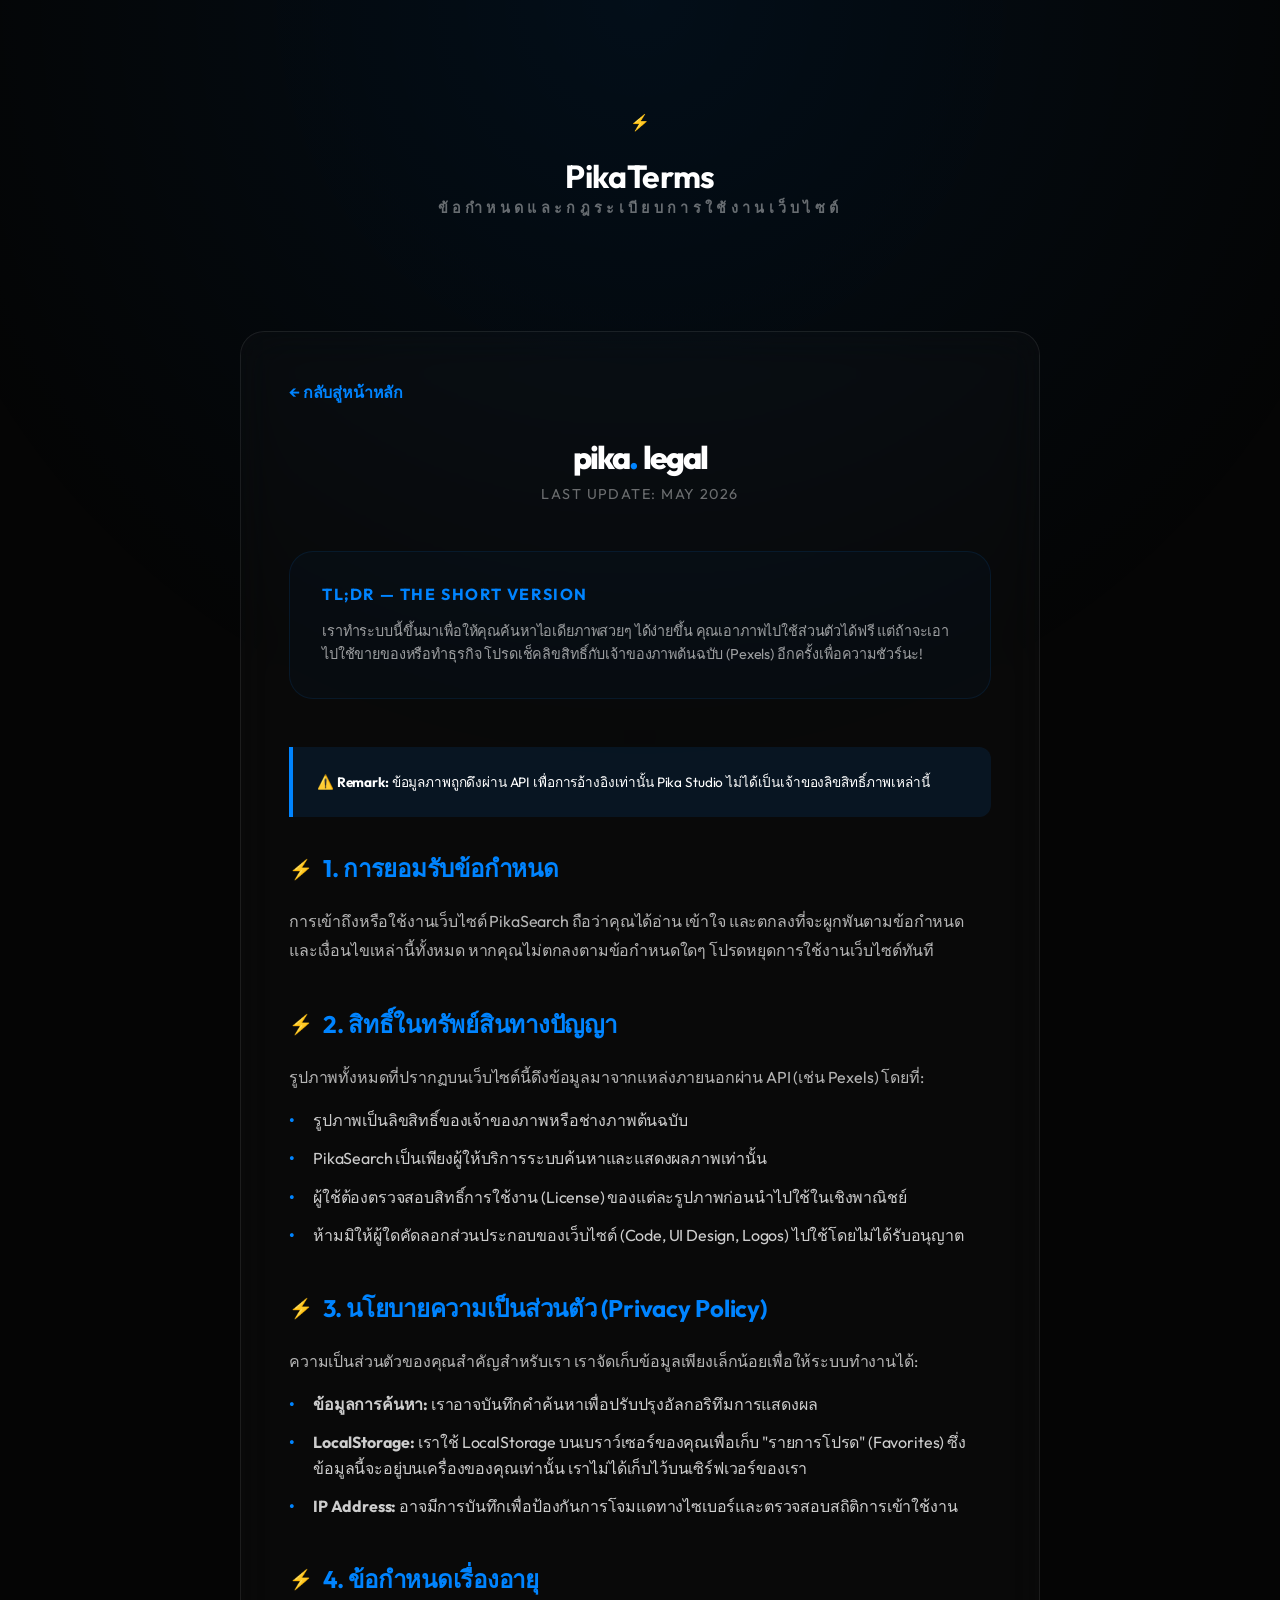
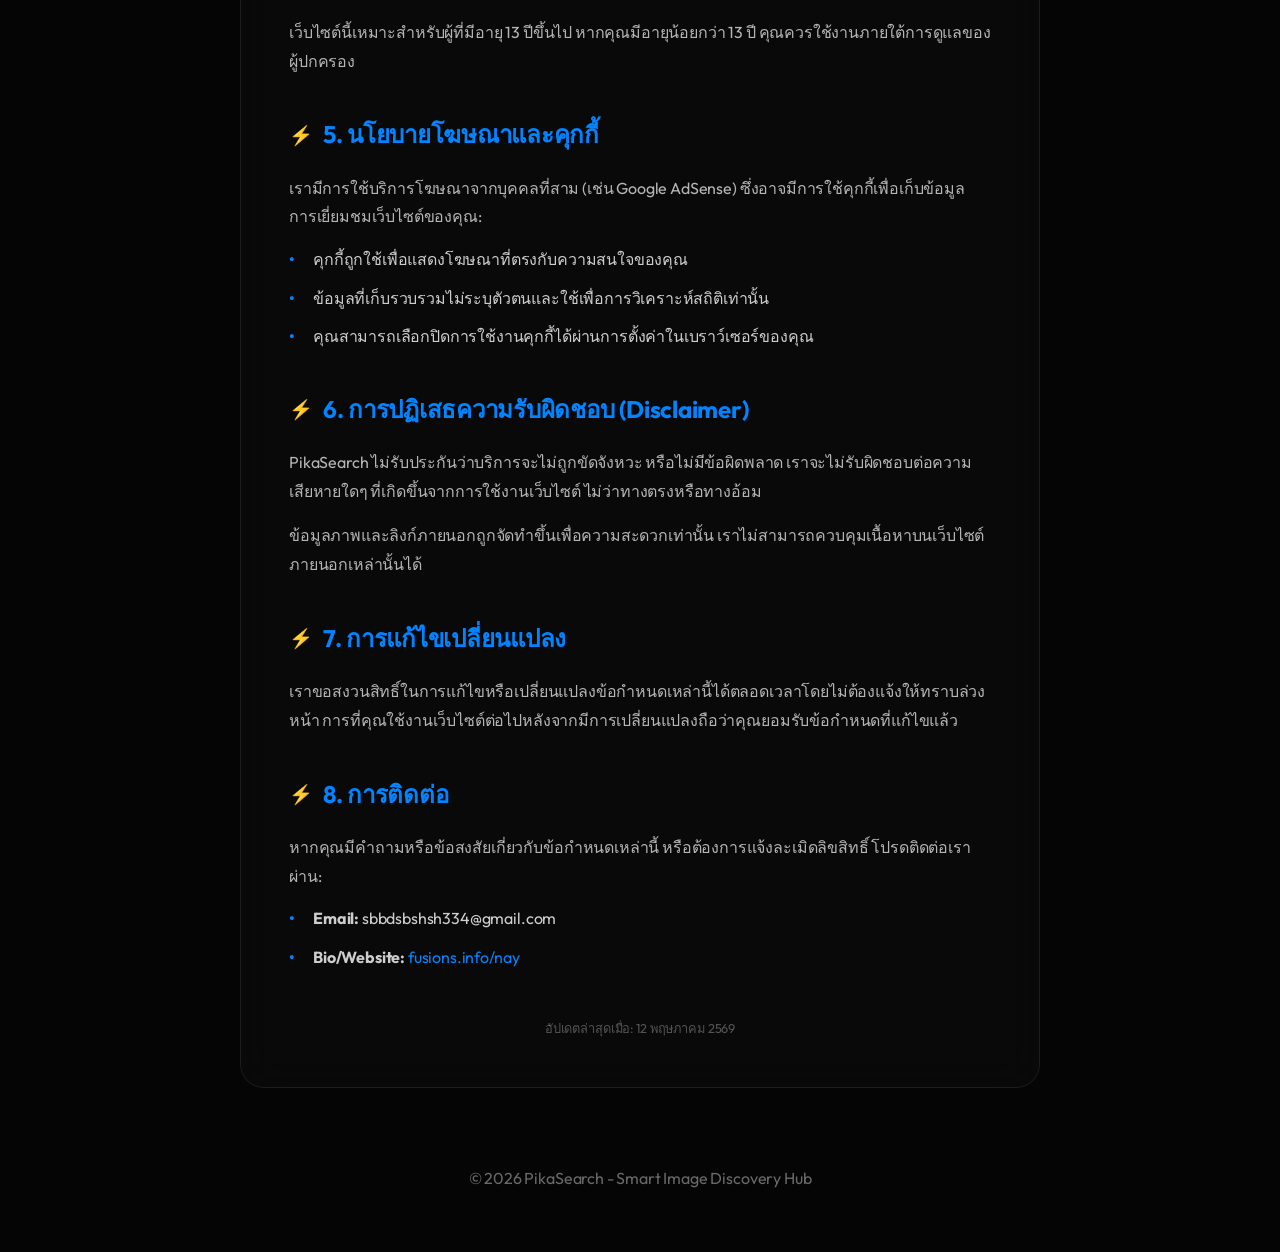
<file: terms.html>
<!DOCTYPE html>
<html lang="th">
<head>
    <meta charset="UTF-8">
    <meta name="viewport" content="width=device-width, initial-scale=1.0">
    <title>ข้อกำหนดและเงื่อนไข | PikaSearch</title>
    <meta name="description" content="ข้อกำหนดและเงื่อนไขการใช้งานเว็บไซต์ PikaSearch และนโยบายความเป็นส่วนตัว">
    <link rel="stylesheet" href="style.css">
    <link rel="icon" type="image/png" href="favicon.png">
    <link rel="preconnect" href="https://fonts.googleapis.com">
    <link rel="preconnect" href="https://fonts.gstatic.com" crossorigin>
    <link href="https://fonts.googleapis.com/css2?family=Outfit:wght@300;400;600;800&display=swap" rel="stylesheet">
    <style>
        .terms-container {
            max-width: 800px;
            margin: 4rem auto;
            background: rgba(255, 255, 255, 0.02);
            border: 1px solid var(--glass-border);
            border-radius: 24px;
            padding: 3rem;
            backdrop-filter: blur(20px);
            animation: fadeInUp 0.8s ease-out;
        }

        .terms-header {
            margin-bottom: 3rem;
            text-align: center;
        }

        .terms-section {
            margin-bottom: 2.5rem;
        }

        .terms-section h2 {
            color: var(--pika-blue);
            font-size: 1.5rem;
            margin-bottom: 1.2rem;
            display: flex;
            align-items: center;
            gap: 10px;
        }

        .terms-section h2::before {
            content: '⚡';
            font-size: 1.2rem;
        }

        .terms-section p {
            color: rgba(255, 255, 255, 0.7);
            line-height: 1.8;
            margin-bottom: 1rem;
        }

        .terms-list {
            list-style: none;
            padding: 0;
        }

        .terms-list li {
            position: relative;
            padding-left: 1.5rem;
            margin-bottom: 0.8rem;
            color: rgba(255, 255, 255, 0.8);
            line-height: 1.6;
        }

        .terms-list li::before {
            content: '•';
            position: absolute;
            left: 0;
            color: var(--pika-blue);
            font-weight: bold;
        }

        .back-home {
            display: inline-flex;
            align-items: center;
            gap: 8px;
            color: var(--pika-blue);
            text-decoration: none;
            font-weight: 600;
            margin-bottom: 2rem;
            transition: var(--transition-smooth);
        }

        .back-home:hover {
            transform: translateX(-5px);
            color: white;
        }

        .highlight-box {
            background: rgba(0, 132, 255, 0.1);
            border-left: 4px solid var(--pika-blue);
            padding: 1.5rem;
            border-radius: 0 12px 12px 0;
            margin: 2rem 0;
        }

        .last-updated {
            text-align: center;
            font-size: 0.8rem;
            color: rgba(255, 255, 255, 0.3);
            margin-top: 3rem;
        }
    </style>
</head>
<body>
    <div class="container">
        <header>
            <div class="logo-container">
                <span class="logo-icon">⚡</span>
            </div>
            <h1>Pika<span style="-webkit-text-fill-color: white;">Terms</span></h1>
            <p class="subtitle">ข้อกำหนดและกฎระเบียบการใช้งานเว็บไซต์</p>
        </header>

        <main class="terms-container">
            <a href="index.html" class="back-home">← กลับสู่หน้าหลัก</a>

            <div class="terms-header">
                <div style="font-weight: 800; font-size: 2rem; margin-bottom: 0.5rem; letter-spacing: -2px;">pika<span style="color: var(--pika-blue);">.</span> legal</div>
                <p style="opacity: 0.4; font-size: 0.9rem; text-transform: uppercase; letter-spacing: 0.1em;">Last update: May 2026</p>
            </div>

            <div style="background: rgba(0, 132, 255, 0.03); border: 1px solid rgba(0, 132, 255, 0.1); padding: 2rem; border-radius: 24px; margin-bottom: 3rem;">
                <h3 style="color: var(--pika-blue); font-size: 1rem; margin-bottom: 1rem; text-transform: uppercase; letter-spacing: 0.1em;">tl;dr — the short version</h3>
                <p style="font-size: 0.9rem; color: rgba(255,255,255,0.6); line-height: 1.6;">เราทำระบบนี้ขึ้นมาเพื่อให้คุณค้นหาไอเดียภาพสวยๆ ได้ง่ายขึ้น คุณเอาภาพไปใช้ส่วนตัวได้ฟรี แต่ถ้าจะเอาไปใช้ขายของหรือทำธุรกิจ โปรดเช็คลิขสิทธิ์กับเจ้าของภาพต้นฉบับ (Pexels) อีกครั้งเพื่อความชัวร์นะ!</p>
            </div>

            <div class="highlight-box" style="margin-top: 0; font-size: 0.85rem;">
                <strong>⚠️ Remark:</strong> ข้อมูลภาพถูกดึงผ่าน API เพื่อการอ้างอิงเท่านั้น Pika Studio ไม่ได้เป็นเจ้าของลิขสิทธิ์ภาพเหล่านี้
            </div>

            <section class="terms-section">
                <h2>1. การยอมรับข้อกำหนด</h2>
                <p>การเข้าถึงหรือใช้งานเว็บไซต์ PikaSearch ถือว่าคุณได้อ่าน เข้าใจ และตกลงที่จะผูกพันตามข้อกำหนดและเงื่อนไขเหล่านี้ทั้งหมด หากคุณไม่ตกลงตามข้อกำหนดใดๆ โปรดหยุดการใช้งานเว็บไซต์ทันที</p>
            </section>

            <section class="terms-section">
                <h2>2. สิทธิ์ในทรัพย์สินทางปัญญา</h2>
                <p>รูปภาพทั้งหมดที่ปรากฏบนเว็บไซต์นี้ดึงข้อมูลมาจากแหล่งภายนอกผ่าน API (เช่น Pexels) โดยที่:</p>
                <ul class="terms-list">
                    <li>รูปภาพเป็นลิขสิทธิ์ของเจ้าของภาพหรือช่างภาพต้นฉบับ</li>
                    <li>PikaSearch เป็นเพียงผู้ให้บริการระบบค้นหาและแสดงผลภาพเท่านั้น</li>
                    <li>ผู้ใช้ต้องตรวจสอบสิทธิ์การใช้งาน (License) ของแต่ละรูปภาพก่อนนำไปใช้ในเชิงพาณิชย์</li>
                    <li>ห้ามมิให้ผู้ใดคัดลอกส่วนประกอบของเว็บไซต์ (Code, UI Design, Logos) ไปใช้โดยไม่ได้รับอนุญาต</li>
                </ul>
            </section>

            <section class="terms-section">
                <h2>3. นโยบายความเป็นส่วนตัว (Privacy Policy)</h2>
                <p>ความเป็นส่วนตัวของคุณสำคัญสำหรับเรา เราจัดเก็บข้อมูลเพียงเล็กน้อยเพื่อให้ระบบทำงานได้:</p>
                <ul class="terms-list">
                    <li><strong>ข้อมูลการค้นหา:</strong> เราอาจบันทึกคำค้นหาเพื่อปรับปรุงอัลกอริทึมการแสดงผล</li>
                    <li><strong>LocalStorage:</strong> เราใช้ LocalStorage บนเบราว์เซอร์ของคุณเพื่อเก็บ "รายการโปรด" (Favorites) ซึ่งข้อมูลนี้จะอยู่บนเครื่องของคุณเท่านั้น เราไม่ได้เก็บไว้บนเซิร์ฟเวอร์ของเรา</li>
                    <li><strong>IP Address:</strong> อาจมีการบันทึกเพื่อป้องกันการโจมแดทางไซเบอร์และตรวจสอบสถิติการเข้าใช้งาน</li>
                </ul>
            </section>

            <section class="terms-section">
                <h2>4. ข้อกำหนดเรื่องอายุ</h2>
                <p>เว็บไซต์นี้เหมาะสำหรับผู้ที่มีอายุ 13 ปีขึ้นไป หากคุณมีอายุน้อยกว่า 13 ปี คุณควรใช้งานภายใต้การดูแลของผู้ปกครอง</p>
            </section>

            <section class="terms-section">
                <h2>5. นโยบายโฆษณาและคุกกี้</h2>
                <p>เรามีการใช้บริการโฆษณาจากบุคคลที่สาม (เช่น Google AdSense) ซึ่งอาจมีการใช้คุกกี้เพื่อเก็บข้อมูลการเยี่ยมชมเว็บไซต์ของคุณ:</p>
                <ul class="terms-list">
                    <li>คุกกี้ถูกใช้เพื่อแสดงโฆษณาที่ตรงกับความสนใจของคุณ</li>
                    <li>ข้อมูลที่เก็บรวบรวมไม่ระบุตัวตนและใช้เพื่อการวิเคราะห์สถิติเท่านั้น</li>
                    <li>คุณสามารถเลือกปิดการใช้งานคุกกี้ได้ผ่านการตั้งค่าในเบราว์เซอร์ของคุณ</li>
                </ul>
            </section>

            <section class="terms-section">
                <h2>6. การปฏิเสธความรับผิดชอบ (Disclaimer)</h2>
                <p>PikaSearch ไม่รับประกันว่าบริการจะไม่ถูกขัดจังหวะ หรือไม่มีข้อผิดพลาด เราจะไม่รับผิดชอบต่อความเสียหายใดๆ ที่เกิดขึ้นจากการใช้งานเว็บไซต์ ไม่ว่าทางตรงหรือทางอ้อม</p>
                <p>ข้อมูลภาพและลิงก์ภายนอกถูกจัดทำขึ้นเพื่อความสะดวกเท่านั้น เราไม่สามารถควบคุมเนื้อหาบนเว็บไซต์ภายนอกเหล่านั้นได้</p>
            </section>

            <section class="terms-section">
                <h2>7. การแก้ไขเปลี่ยนแปลง</h2>
                <p>เราขอสงวนสิทธิ์ในการแก้ไขหรือเปลี่ยนแปลงข้อกำหนดเหล่านี้ได้ตลอดเวลาโดยไม่ต้องแจ้งให้ทราบล่วงหน้า การที่คุณใช้งานเว็บไซต์ต่อไปหลังจากมีการเปลี่ยนแปลงถือว่าคุณยอมรับข้อกำหนดที่แก้ไขแล้ว</p>
            </section>

            <section class="terms-section">
                <h2>8. การติดต่อ</h2>
                <p>หากคุณมีคำถามหรือข้อสงสัยเกี่ยวกับข้อกำหนดเหล่านี้ หรือต้องการแจ้งละเมิดลิขสิทธิ์ โปรดติดต่อเราผ่าน:</p>
                <ul class="terms-list">
                    <li><strong>Email:</strong> sbbdsbshsh334@gmail.com</li>
                    <li><strong>Bio/Website:</strong> <a href="https://fusions.info/nay" style="color: var(--pika-blue); text-decoration: none;">fusions.info/nay</a></li>
                </ul>
            </section>

            <div class="last-updated">
                อัปเดตล่าสุดเมื่อ: 12 พฤษภาคม 2569
            </div>
        </main>

        <footer style="margin-top: 5rem; text-align: center; color: rgba(255,255,255,0.4); padding-bottom: 2rem;">
            <p>&copy; 2026 PikaSearch - Smart Image Discovery Hub</p>
        </footer>
    </div>
</body>
</html>
</file>
<file: style.css>
:root {
    --pika-blue: #0084ff;
    --pika-blue-light: #4db3ff;
    --pika-red: #FF1A1A;
    --pika-dark: #0A0A0A;
    --card-bg: rgba(255, 255, 255, 0.03);
    --transition-smooth: all 0.4s cubic-bezier(0.165, 0.84, 0.44, 1);
    --pika-black: #050505;
    --pika-gray: #111111;
    --pika-brown: #2c3e50;
    --white: #FFFFFF;
    --accent-glow: rgba(0, 132, 255, 0.4);
    --glass: rgba(255, 255, 255, 0.03);
    --glass-border: rgba(255, 255, 255, 0.08);
}

@keyframes fadeInUp {
    from {
        opacity: 0;
        transform: translateY(30px);
    }
    to {
        opacity: 1;
        transform: translateY(0);
    }
}

@keyframes glowPulse {
    0% { box-shadow: 0 0 5px rgba(0, 132, 255, 0.2); }
    50% { box-shadow: 0 0 20px rgba(0, 132, 255, 0.5); }
    100% { box-shadow: 0 0 5px rgba(0, 132, 255, 0.2); }
}

@keyframes lightningFlash {
    0%, 100% { opacity: 0; }
    10%, 12% { opacity: 1; }
    11% { opacity: 0.5; }
}

.fav-btn {
    position: absolute;
    top: 15px;
    left: 15px;
    width: 40px;
    height: 40px;
    border-radius: 50%;
    background: rgba(0, 0, 0, 0.3);
    backdrop-filter: blur(5px);
    border: 1px solid rgba(255, 255, 255, 0.1);
    color: white;
    font-size: 1.2rem;
    display: flex;
    align-items: center;
    justify-content: center;
    cursor: pointer;
    transition: var(--transition-smooth);
    z-index: 5;
    opacity: 0;
    transform: scale(0.8);
}

.wall-card:hover .fav-btn {
    opacity: 1;
    transform: scale(1);
}

.fav-btn.active {
    background: white;
    color: #ff3e3e;
    opacity: 1;
    transform: scale(1);
    border-color: white;
}

.filter-btn {
    padding: 0.6rem 1.2rem;
    background: rgba(255, 255, 255, 0.03);
    border: 1px solid rgba(255, 255, 255, 0.1);
    color: rgba(255, 255, 255, 0.5);
    border-radius: 12px;
    cursor: pointer;
    font-weight: 600;
    font-size: 0.85rem;
    transition: var(--transition-smooth);
}

.filter-btn.active {
    background: var(--pika-blue);
    color: var(--white);
    border-color: var(--pika-blue);
    box-shadow: 0 0 15px rgba(0, 132, 255, 0.3);
}

.type-btn.active {
    background: var(--pika-blue) !important;
    color: white !important;
    box-shadow: 0 5px 15px rgba(0, 132, 255, 0.3);
}

.video-badge {
    position: absolute;
    bottom: 15px;
    right: 15px;
    background: rgba(0, 0, 0, 0.6);
    backdrop-filter: blur(5px);
    color: white;
    padding: 4px 8px;
    border-radius: 6px;
    font-size: 0.7rem;
    font-weight: 800;
    z-index: 10;
    display: flex;
    align-items: center;
    gap: 4px;
    border: 1px solid rgba(255,255,255,0.1);
}

.play-overlay {
    position: absolute;
    top: 50%;
    left: 50%;
    transform: translate(-50%, -50%) scale(0.8);
    width: 60px;
    height: 60px;
    background: rgba(255, 255, 255, 0.2);
    backdrop-filter: blur(10px);
    border-radius: 50%;
    display: flex;
    align-items: center;
    justify-content: center;
    opacity: 0;
    transition: var(--transition-smooth);
    z-index: 10;
    border: 1px solid rgba(255,255,255,0.3);
}

.wall-card:hover .play-overlay {
    opacity: 1;
    transform: translate(-50%, -50%) scale(1);
}


/* Custom Scrollbar */
::-webkit-scrollbar {
    width: 8px;
}

::-webkit-scrollbar-track {
    background: var(--pika-black);
}
::-webkit-scrollbar-thumb {
    background: var(--pika-blue);
    border-radius: 10px;
}
::-webkit-scrollbar-thumb:hover {
    background: #0056b3;
}

* {
    margin: 0;
    padding: 0;
    box-sizing: border-box;
    font-family: 'Outfit', sans-serif;
    letter-spacing: -0.01em;
}

body {
    background-color: var(--pika-black);
    color: var(--white);
    min-height: 100vh;
    overflow-x: hidden;
    /* Adding a subtle grain texture for a more organic feel */
    background-image: 
        radial-gradient(circle at 50% 0%, rgba(0, 132, 255, 0.12) 0%, transparent 70%),
        url("data:image/svg+xml,%3Csvg viewBox='0 0 200 200' xmlns='http://www.w3.org/2000/svg'%3仿真%3Cfilter id='noiseFilter'%3E%3CfeTurbulence type='fractalNoise' baseFrequency='0.65' numOctaves='3' stitchTiles='stitch'/%3E%3C/filter%3E%3Crect width='100%25' height='100%25' filter='url(%23noiseFilter)'/%3E%3C/svg%3E");
    background-blend-mode: overlay;
}

body::before {
    content: '';
    position: fixed;
    top: 0;
    left: 0;
    width: 100%;
    height: 100%;
    background: radial-gradient(circle at 50% 0%, rgba(0, 132, 255, 0.08) 0%, transparent 70%);
    pointer-events: none;
    z-index: -1;
}

.container {
    max-width: 1300px;
    margin: 0 auto;
    padding: 2rem;
}

header {
    text-align: center;
    padding: 5rem 0 3rem;
}

.logo-container {
    display: inline-block;
    position: relative;
    margin-bottom: 1.5rem;
}

.logo-icon {
    padding: 6rem 0 4rem;
}

.brand-identity {
    display: flex;
    align-items: center;
    justify-content: center;
    gap: 1.2rem;
    margin-bottom: 1rem;
    animation: fadeInUp 0.8s cubic-bezier(0.16, 1, 0.3, 1);
}

.logo-symbol {
    filter: drop-shadow(0 10px 20px rgba(0, 132, 255, 0.4));
    transition: transform 0.6s cubic-bezier(0.175, 0.885, 0.32, 1.275);
}

.brand-identity:hover .logo-symbol {
    transform: rotate(-10deg) scale(1.1);
}

.brand-text {
    font-size: 3.5rem;
    font-weight: 800;
    letter-spacing: -2px;
    color: white;
}

.brand-text span {
    color: var(--pika-blue);
}

.subtitle {
    font-size: 0.9rem;
    text-transform: uppercase;
    letter-spacing: 0.3em;
    color: rgba(255,255,255,0.4);
    font-weight: 600;
    animation: fadeInUp 1s cubic-bezier(0.16, 1, 0.3, 1) 0.2s backwards;
}

@media (max-width: 768px) {
    header { padding: 4rem 0 2rem; }
    .brand-text { font-size: 2.8rem; }
    .brand-identity { gap: 0.8rem; }
    .logo-symbol svg { width: 32px; height: 32px; }
    .subtitle { font-size: 0.75rem; letter-spacing: 0.2em; }
}

/* Search Box */
.search-section {
    display: flex;
    justify-content: center;
    margin-bottom: 3rem;
}

.search-box {
    position: relative;
    width: 100%;
    max-width: 700px;
}

.search-box input {
    width: 100%;
    padding: 1.5rem 2.5rem;
    padding-right: 5rem;
    border-radius: 100px;
    border: 1px solid var(--glass-border);
    background: var(--glass);
    backdrop-filter: blur(20px);
    color: white;
    font-size: 1.2rem;
    transition: all 0.4s cubic-bezier(0.4, 0, 0.2, 1);
    box-shadow: 0 10px 30px rgba(0,0,0,0.3);
}

.search-box input:focus {
    outline: none;
    border-color: var(--pika-blue);
    background: rgba(255, 255, 255, 0.06);
    box-shadow: 0 0 40px rgba(0, 132, 255, 0.15);
}

.search-btn {
    position: absolute;
    right: 12px;
    top: 50%;
    transform: translateY(-50%);
    background: var(--pika-yellow);
    border: none;
    width: 50px;
    height: 50px;
    border-radius: 50%;
    cursor: pointer;
    display: flex;
    align-items: center;
    justify-content: center;
    transition: all 0.3s;
    box-shadow: 0 5px 15px rgba(0, 132, 255, 0.3);
}

.search-btn:hover {
    transform: translateY(-50%) scale(1.1) rotate(15deg);
    background: var(--white);
}

/* Categories */
.categories {
    display: flex;
    justify-content: center;
    gap: 0.8rem;
    margin-bottom: 4rem;
    flex-wrap: wrap;
}

.cat-chip {
    padding: 0.8rem 1.8rem;
    background: rgba(255, 255, 255, 0.05);
    border-radius: 50px;
    font-weight: 600;
    cursor: pointer;
    transition: var(--transition-smooth);
    border: 1px solid transparent;
    white-space: nowrap;
    animation: fadeInUp 0.5s ease-out backwards;
}

.cat-chip:nth-child(1) { animation-delay: 0.1s; }
.cat-chip:nth-child(2) { animation-delay: 0.2s; }
.cat-chip:nth-child(3) { animation-delay: 0.3s; }
.cat-chip:nth-child(4) { animation-delay: 0.4s; }
.cat-chip:nth-child(5) { animation-delay: 0.5s; }

.cat-chip:hover {
    background: rgba(255,255,255,0.1);
    color: var(--white);
}

.cat-chip.active {
    background: var(--pika-blue);
    color: var(--white);
    border-color: var(--pika-blue);
    font-weight: 700;
    box-shadow: 0 0 20px rgba(0, 132, 255, 0.3);
}

.filter-btn {
    padding: 0.6rem 1.2rem;
    background: rgba(255, 255, 255, 0.03);
    border: 1px solid rgba(255, 255, 255, 0.1);
    color: rgba(255, 255, 255, 0.5);
    border-radius: 12px;
    cursor: pointer;
    font-weight: 600;
    font-size: 0.85rem;
    transition: var(--transition-smooth);
}

.filter-btn.active {
    background: var(--pika-blue);
    color: var(--white);
    border-color: var(--pika-blue);
    box-shadow: 0 0 15px rgba(0, 132, 255, 0.3);
}

/* Wallpaper Grid */
.wallpaper-grid {
    display: grid;
    grid-template-columns: repeat(auto-fill, minmax(320px, 1fr));
    gap: 2.5rem;
}

.wall-card {
    position: relative;
    border-radius: 28px;
    overflow: hidden;
    background: var(--card-bg);
    aspect-ratio: 4/5;
    cursor: zoom-in;
    border: 1px solid rgba(255,255,255,0.03);
    transition: transform 0.5s cubic-bezier(0.2, 1, 0.3, 1), box-shadow 0.5s ease;
    animation: fadeInUp 1s ease-out backwards;
}

.wall-card::after {
    content: '';
    position: absolute;
    inset: 0;
    background: linear-gradient(0deg, rgba(0,0,0,0.4) 0%, transparent 40%);
    opacity: 0;
    transition: opacity 0.3s;
}

.wall-card:hover::after {
    opacity: 1;
}

.wall-card:hover {
    transform: translateY(-10px) scale(1.02);
    border-color: var(--pika-blue);
    box-shadow: 0 15px 30px rgba(0,0,0,0.5), 0 0 20px rgba(0, 132, 255, 0.2);
    z-index: 10;
}

.wall-card img {
    width: 100%;
    height: 100%;
    object-fit: cover;
    transition: transform 0.6s cubic-bezier(0.165, 0.84, 0.44, 1);
}

.wall-card:hover img {
    transform: scale(1.1);
}

.fav-btn {
    position: absolute;
    top: 15px;
    left: 15px;
    width: 40px;
    height: 40px;
    border-radius: 50%;
    background: rgba(0, 0, 0, 0.3);
    backdrop-filter: blur(5px);
    border: 1px solid rgba(255, 255, 255, 0.1);
    color: white;
    font-size: 1.2rem;
    display: flex;
    align-items: center;
    justify-content: center;
    cursor: pointer;
    transition: var(--transition-smooth);
    z-index: 5;
    opacity: 0;
    transform: scale(0.8);
}

.wall-card:hover .fav-btn {
    opacity: 1;
    transform: scale(1);
}

.fav-btn.active {
    background: white;
    color: #ff3e3e;
    opacity: 1;
    transform: scale(1);
    border-color: white;
}

.fav-btn:hover {
    transform: scale(1.1) !important;
}

.source-tag {
    position: absolute;
    top: 15px;
    right: 15px;
    background: rgba(0, 0, 0, 0.7);
    backdrop-filter: blur(10px);
    color: white;
    padding: 0.4rem 1rem;
    border-radius: 50px;
    font-size: 0.75rem;
    font-weight: 700;
    z-index: 100;
    border: 1px solid rgba(255, 255, 255, 0.2);
    text-decoration: none;
    transition: all 0.3s;
    box-shadow: 0 4px 15px rgba(0,0,0,0.2);
}

.source-tag:hover {
    background: var(--pika-blue);
    color: var(--white);
    transform: scale(1.1);
}


.wall-info {
    position: absolute;
    bottom: 0;
    left: 0;
    right: 0;
    padding: 2rem 1.5rem 1.5rem;
    background: linear-gradient(transparent, rgba(0,0,0,0.9));
    transform: translateY(100%);
    transition: var(--transition-smooth);
    display: flex;
    flex-direction: column;
    gap: 1rem;
}

.wall-card:hover .wall-info {
    transform: translateY(0);
}

.download-btn {
    background: var(--pika-red);
    color: white;
    border: none;
    padding: 0.6rem 1.2rem;
    border-radius: 12px;
    font-weight: 700;
    font-size: 0.8rem;
    cursor: pointer;
    transition: all 0.3s;
}

.download-btn:hover {
    background: white;
    color: var(--pika-red);
    transform: scale(1.05);
}

/* Skeleton */
.skeleton {
    background: linear-gradient(90deg, #121212 25%, #1e1e1e 50%, #121212 75%);
    background-size: 200% 100%;
    animation: loading 1.5s infinite;
}

@keyframes loading {
    0% { background-position: 200% 0; }
    100% { background-position: -200% 0; }
}

/* Modal */
.modal {
    position: fixed;
    top: 0;
    left: 0;
    width: 100%;
    height: 100%;
    background: rgba(0,0,0,0.95);
    display: none;
    z-index: 2000;
    padding: 2rem;
    backdrop-filter: blur(10px);
}

.modal-inner {
    position: relative;
    width: 100%;
    height: 100%;
    display: flex;
    justify-content: center;
    align-items: center;
}

.modal-image-frame {
    background: rgba(255, 255, 255, 0.03);
    padding: 20px;
    border-radius: 32px;
    border: 1px solid rgba(255, 255, 255, 0.05);
    backdrop-filter: blur(20px);
    box-shadow: 0 30px 60px rgba(0, 0, 0, 0.5);
    max-width: 90%;
    max-height: 85vh;
    display: flex;
    align-items: center;
    justify-content: center;
    transition: transform 0.1s ease-out;
}

.modal-content {
    display: block;
    max-width: 100%;
    max-height: calc(85vh - 40px);
    border-radius: 18px;
    box-shadow: 0 10px 30px rgba(0,0,0,0.3);
}

.close-modal {
    position: absolute;
    top: -10px;
    right: 20px;
    font-size: 3rem;
    color: white;
    cursor: pointer;
    z-index: 2100;
    transition: 0.3s;
}

.close-modal:hover {
    color: var(--pika-yellow);
    transform: rotate(90deg);
}

.modal-actions-overlay {
    position: absolute;
    bottom: 40px;
    right: 40px;
    z-index: 100;
}

.download-btn-large {
    background: linear-gradient(135deg, var(--pika-blue), #00c2ff);
    color: var(--white);
    text-decoration: none;
    padding: 0.8rem 2rem;
    border-radius: 100px;
    font-weight: 800;
    font-size: 1rem;
    letter-spacing: 0.1em;
    text-transform: uppercase;
    box-shadow: 0 10px 30px rgba(0, 132, 255, 0.4);
    transition: all 0.4s cubic-bezier(0.175, 0.885, 0.32, 1.275);
    display: inline-flex;
    align-items: center;
    justify-content: center;
    gap: 12px;
    border: 1px solid rgba(255,255,255,0.1);
}

.download-btn-large:hover {
    transform: translateY(-5px) scale(1.05);
    box-shadow: 0 20px 50px rgba(0, 132, 255, 0.6);
    background: linear-gradient(135deg, #00c2ff, var(--pika-blue));
}

.download-btn-large svg {
    transition: transform 0.3s ease;
}

.download-btn-large:hover svg {
    transform: translateY(3px);
}

@keyframes bounce {
    0%, 100% { transform: translateY(0) scale(1); }
    50% { transform: translateY(-20px) scale(1.1); }
}

@media (max-width: 768px) {
    h1 { font-size: 2.8rem; }
    .container { padding: 1rem; }
    .wallpaper-grid { grid-template-columns: 1fr; }
}

/* Pagination Styles */
.page-btn {
    padding: 0.6rem 1rem;
    background: transparent;
    border: 1px solid transparent;
    color: rgba(255, 255, 255, 0.5);
    border-radius: 14px;
    cursor: pointer;
    font-weight: 600;
    transition: all 0.3s cubic-bezier(0.4, 0, 0.2, 1);
    min-width: 42px;
    display: flex;
    align-items: center;
    justify-content: center;
    font-size: 0.9rem;
}

.page-btn:hover {
    color: white;
    background: rgba(255, 255, 255, 0.05);
}

.page-btn.active {
    background: var(--pika-blue);
    color: white;
    box-shadow: 0 8px 20px rgba(0, 132, 255, 0.4);
}

.page-btn.disabled {
    opacity: 0.2;
    cursor: not-allowed;
    pointer-events: none;
}

/* Cookie Banner */
.cookie-banner {
    position: fixed;
    bottom: 30px;
    left: 20px;
    right: 20px;
    background: rgba(10, 10, 10, 0.85);
    backdrop-filter: blur(25px);
    border: 1px solid rgba(255, 255, 255, 0.1);
    border-radius: 28px;
    padding: 1.8rem;
    z-index: 100001;
    box-shadow: 0 25px 60px rgba(0, 0, 0, 0.6);
    transition: all 0.8s cubic-bezier(0.19, 1, 0.22, 1);
    transform: translateY(200%);
    opacity: 0;
    pointer-events: none;
}

.cookie-banner.show {
    transform: translateY(0);
    opacity: 1;
    pointer-events: auto;
}


.cookie-content {
    max-width: 1200px;
    margin: 0 auto;
    display: flex;
    align-items: center;
    gap: 1.5rem;
    flex-wrap: wrap;
}

.cookie-icon {
    font-size: 1.5rem;
}

.cookie-content p {
    flex: 1;
    font-size: 0.9rem;
    color: rgba(255, 255, 255, 0.7);
    line-height: 1.5;
}

.cookie-content a {
    color: var(--pika-blue);
    text-decoration: none;
    font-weight: 600;
}

.cookie-actions {
    display: flex;
    gap: 1rem;
}

.cookie-btn {
    padding: 0.6rem 1.2rem;
    border-radius: 12px;
    font-weight: 600;
    cursor: pointer;
    transition: 0.3s;
    font-size: 0.85rem;
}

.cookie-btn.primary {
    background: var(--pika-blue);
    color: white;
    border: none;
}

.cookie-btn.secondary {
    background: transparent;
    color: white;
    border: 1px solid rgba(255, 255, 255, 0.1);
}

.cookie-btn:hover {
    transform: translateY(-2px);
    filter: brightness(1.2);
}

@media (max-width: 768px) {
    .cookie-banner {
        bottom: 20px;
        left: 10px;
        right: 10px;
        border-radius: 20px;
        padding: 1.2rem;
    }

    .cookie-content {
        flex-direction: column;
        text-align: center;
        gap: 1rem;
    }
    .cookie-actions {
        width: 100%;
        justify-content: center;
    }
}

/* Extra Premium Polish */
.cat-chip.active {
    box-shadow: 0 0 25px rgba(0, 132, 255, 0.4);
    border-color: rgba(0, 132, 255, 0.5);
    background: rgba(0, 132, 255, 0.1);
}

.search-box input:focus {
    box-shadow: 0 0 40px rgba(0, 132, 255, 0.15);
}

.modal-image-frame {
    animation: frameZoomIn 0.6s cubic-bezier(0.19, 1, 0.22, 1);
}

@keyframes frameZoomIn {
    from { opacity: 0; transform: scale(0.9); }
    to { opacity: 1; transform: scale(1); }
}

.download-btn-large {
    text-shadow: 0 2px 10px rgba(0,0,0,0.2);
}

/* Custom Selection Color */
::selection {
    background: var(--pika-blue);
    color: white;
}
/* Back to Top */
.back-to-top {
    position: fixed;
    bottom: 30px;
    right: 30px;
    width: 50px;
    height: 50px;
    background: rgba(0, 132, 255, 0.1);
    backdrop-filter: blur(10px);
    border: 1px solid rgba(0, 132, 255, 0.2);
    color: var(--pika-blue);
    border-radius: 50%;
    cursor: pointer;
    display: none;
    align-items: center;
    justify-content: center;
    z-index: 1000;
    transition: all 0.3s cubic-bezier(0.175, 0.885, 0.32, 1.275);
    box-shadow: 0 10px 20px rgba(0,0,0,0.3);
}

.back-to-top.show {
    display: flex;
    animation: fadeInUp 0.5s ease-out;
}

.back-to-top:hover {
    background: var(--pika-blue);
    color: white;
    transform: translateY(-5px);
    box-shadow: 0 15px 30px rgba(0, 132, 255, 0.4);
}
</file>
